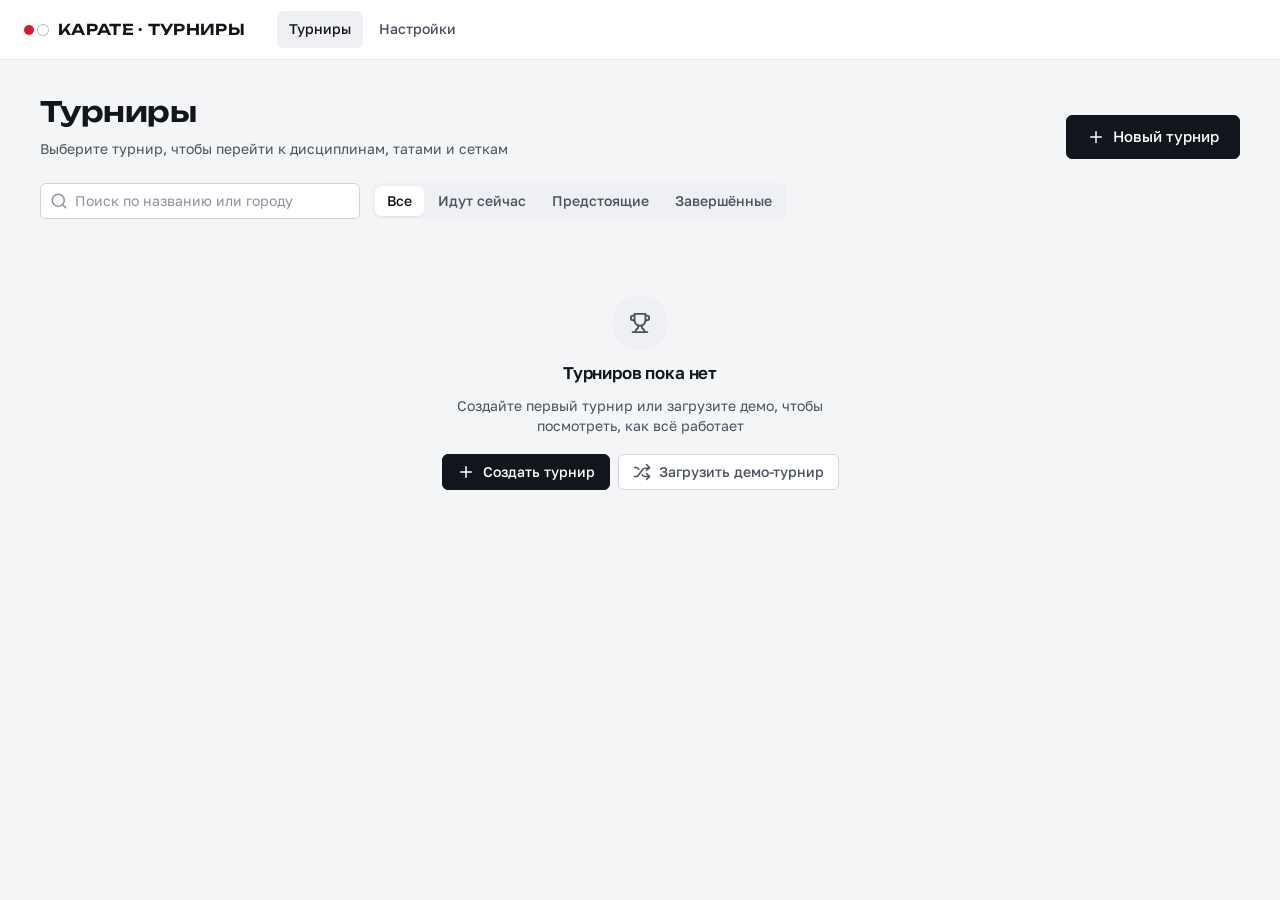
<file: index.html>
<!doctype html>
<html lang="ru">
<head>
<meta charset="utf-8">
<title>Турниры</title>
<link rel="preconnect" href="https://fonts.googleapis.com">
<link href="https://fonts.googleapis.com/css2?family=Golos+Text:wght@400;500;600;700&family=Unbounded:wght@500;600&family=JetBrains+Mono:wght@500;600;700&display=swap" rel="stylesheet">
<link rel="stylesheet" href="css/styles.css">
</head>
<body>

<header class="app-header">
  <a class="brand" href="index.html"><span class="brand-mark"></span>КАРАТЕ · ТУРНИРЫ</a>
  <nav class="nav">
    <a href="index.html" class="active">Турниры</a>
    <a href="settings.html">Настройки</a>
  </nav>
  <div class="header-spacer"></div>
</header>

<main class="page">
  <div class="page-head">
    <div>
      <h1 class="page-title">Турниры</h1>
      <div class="page-sub">Выберите турнир, чтобы перейти к дисциплинам, татами и сеткам</div>
    </div>
    <button class="btn btn-primary btn-lg" id="newBtn"><svg class="icon"><use href="#i-plus"/></svg>Новый турнир</button>
  </div>

  <div class="toolbar">
    <div class="input-wrap">
      <svg class="icon"><use href="#i-search"/></svg>
      <input class="input" id="search" placeholder="Поиск по названию или городу">
    </div>
    <div class="segmented" id="filter">
      <button class="on" data-f="all">Все</button>
      <button data-f="live">Идут сейчас</button>
      <button data-f="soon">Предстоящие</button>
      <button data-f="done">Завершённые</button>
    </div>
  </div>

  <div class="t-grid" id="grid"></div>
</main>

<!-- Выбор: дисциплина → блок и татами -->
<div class="modal-backdrop" id="pick">
  <div class="modal">
    <div class="modal-head">
      <div>
        <h2 id="pickTitle"></h2>
        <p id="pickSub"></p>
      </div>
      <button class="btn btn-ghost btn-icon" data-close aria-label="Закрыть"><svg class="icon"><use href="#i-x"/></svg></button>
    </div>
    <div class="modal-body">
      <div class="steps">
        <div class="step on" id="st1"><i>1</i>Дисциплина</div>
        <span class="sep"></span>
        <div class="step" id="st2"><i>2</i>Блок и татами</div>
      </div>
      <div id="step1"><div class="disc-grid" id="discGrid"></div></div>
      <div id="step2" hidden><div class="block-list" id="blockList"></div></div>
    </div>
    <div class="modal-foot">
      <button class="btn" id="back" style="visibility:hidden"><svg class="icon"><use href="#i-arrow-left"/></svg>Назад</button>
      <div style="display:flex;gap:8px">
        <a class="btn" id="importLink"><svg class="icon"><use href="#i-upload"/></svg>Импорт участников</a>
        <button class="btn btn-accent" id="next">Далее<svg class="icon"><use href="#i-chevron-right"/></svg></button>
      </div>
    </div>
  </div>
</div>

<!-- Создание и редактирование турнира -->
<div class="modal-backdrop" id="tModal">
  <form class="modal" style="width:640px" id="tForm" autocomplete="off">
    <div class="modal-head">
      <div><h2 id="tModalTitle">Новый турнир</h2><p>Участников можно будет загрузить из Excel</p></div>
      <button type="button" class="btn btn-ghost btn-icon" data-close><svg class="icon"><use href="#i-x"/></svg></button>
    </div>
    <div class="modal-body" style="display:flex;flex-direction:column;gap:16px">
      <div class="field"><label>Название</label><input class="input" name="title" required placeholder="Открытый кубок города по карате"></div>
      <div class="field"><label>Место проведения</label><input class="input" name="place" placeholder="Город, спортивный комплекс"></div>
      <div class="form-grid" style="grid-template-columns:1fr 1fr">
        <div class="field"><label>Дата</label><input class="input" type="date" name="date" required></div>
        <div class="field"><label>Страна участников по умолчанию</label><input class="input mono" name="country" maxlength="3" placeholder="KAZ" style="text-transform:uppercase"></div>
      </div>
      <div class="field">
        <label>Обложка</label>
        <div class="cover-pick" id="coverPick"></div>
        <input type="file" accept="image/*" id="coverFile" hidden>
      </div>
    </div>
    <div class="modal-foot">
      <button type="button" class="btn btn-ghost danger-text" id="tDelete"><svg class="icon"><use href="#i-trash"/></svg>Удалить турнир</button>
      <div style="display:flex;gap:8px">
        <button type="button" class="btn" data-close>Отмена</button>
        <button class="btn btn-accent" type="submit"><svg class="icon"><use href="#i-check"/></svg>Сохранить</button>
      </div>
    </div>
  </form>
</div>

<script src="js/core/utils.js"></script>
<script src="js/core/storage.js"></script>
<script src="js/domain/bracket.js"></script>
<script src="js/domain/categories.js"></script>
<script src="js/domain/live.js"></script>
<script src="js/domain/demo.js"></script>
<script src="js/pages/index.js"></script>
<script src="js/core/icons.js"></script>
</body>
</html>
</file>
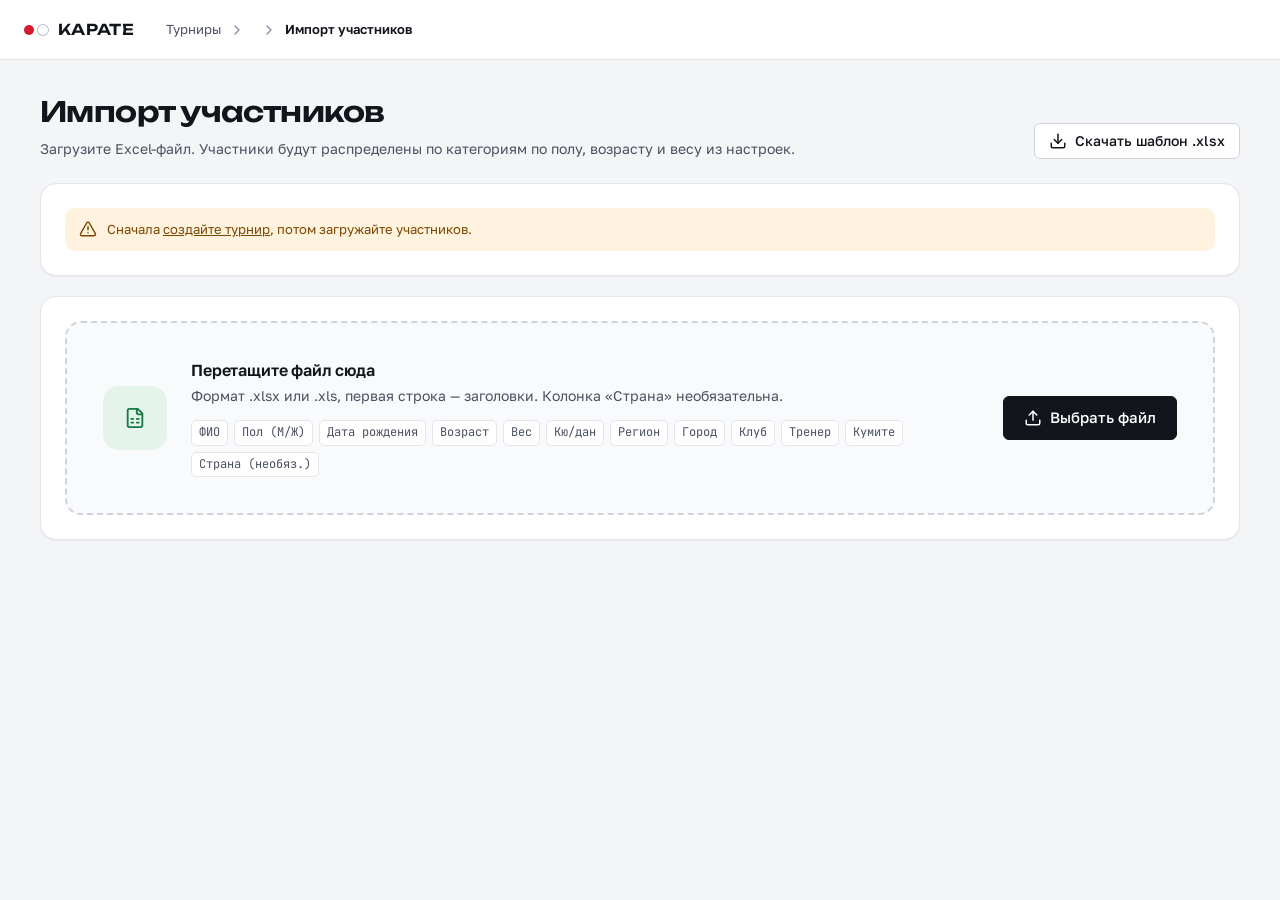
<file: import.html>
<!doctype html>
<html lang="ru">
<head>
<meta charset="utf-8">
<title>Импорт участников</title>
<link rel="preconnect" href="https://fonts.googleapis.com">
<link href="https://fonts.googleapis.com/css2?family=Golos+Text:wght@400;500;600;700&family=Unbounded:wght@500;600&family=JetBrains+Mono:wght@500;600;700&display=swap" rel="stylesheet">
<link rel="stylesheet" href="css/styles.css">
</head>
<body>

<header class="app-header">
  <a class="brand" href="index.html"><span class="brand-mark"></span>КАРАТЕ</a>
  <div class="crumbs">
    <a href="index.html">Турниры</a>
    <svg class="icon icon-sm"><use href="#i-chevron-right"/></svg>
    <span class="crumb-cut" id="crumbT"></span>
    <svg class="icon icon-sm"><use href="#i-chevron-right"/></svg>
    <b>Импорт участников</b>
  </div>
  <div class="header-spacer"></div>
</header>

<main class="page">
  <div class="page-head">
    <div>
      <h1 class="page-title">Импорт участников</h1>
      <div class="page-sub">Загрузите Excel-файл. Участники будут распределены по категориям по полу, возрасту и весу из настроек.</div>
    </div>
    <button class="btn" id="templateBtn"><svg class="icon"><use href="#i-download"/></svg>Скачать шаблон .xlsx</button>
  </div>

  <section class="card panel" id="tPick" hidden>
    <div class="field" style="max-width:480px"><label>Турнир</label><select class="input" id="tSelect"></select></div>
  </section>

  <section class="card panel">
    <label class="dropzone" id="drop">
      <div class="dropzone-icon"><svg class="icon icon-lg"><use href="#i-sheet"/></svg></div>
      <div>
        <h3>Перетащите файл сюда</h3>
        <p>Формат .xlsx или .xls, первая строка — заголовки. Колонка «Страна» необязательна.</p>
        <div class="cols-hint" id="colsHint"></div>
      </div>
      <span class="btn btn-primary btn-lg"><svg class="icon"><use href="#i-upload"/></svg>Выбрать файл</span>
      <input type="file" id="file" accept=".xlsx,.xls,.xlsm,.csv" hidden>
    </label>
  </section>

  <section class="card panel" id="result" hidden>
    <div class="panel-head">
      <div class="file-row" style="flex:1;border:0;padding:0">
        <div class="dropzone-icon"><svg class="icon"><use href="#i-sheet"/></svg></div>
        <div><b id="fileName"></b><span id="fileMeta"></span></div>
        <button class="btn btn-sm btn-ghost" id="clearFile" style="margin-left:auto"><svg class="icon icon-sm"><use href="#i-x"/></svg>Убрать</button>
      </div>
    </div>
    <div class="note warn" id="missing" hidden style="margin-bottom:16px"></div>
    <div class="summary" id="summary"></div>
    <div class="segmented" id="rowFilter" style="margin-bottom:12px">
      <button class="on" data-rf="all">Все строки</button>
      <button data-rf="warn">С предупреждениями</button>
      <button data-rf="err">С ошибками</button>
    </div>
    <div class="table-wrap" style="max-height:460px">
      <table class="data-table">
        <thead id="thead"></thead>
        <tbody id="tbody"></tbody>
      </table>
    </div>
    <div class="note warn" style="margin-top:16px"><svg class="icon"><use href="#i-alert"/></svg><div>Строки с предупреждениями будут импортированы. Строки с ошибками будут пропущены. Повторы (то же ФИО и дата рождения) не добавятся второй раз.</div></div>
  </section>

  <div class="import-actions" id="actions" hidden>
    <label class="check"><input type="checkbox" id="auto" checked>Сразу распределить по категориям кумите и построить первый круг сеток</label>
    <div style="display:flex;gap:8px">
      <a class="btn btn-lg" id="cancelBtn">Отмена</a>
      <button class="btn btn-accent btn-lg" id="importBtn"><svg class="icon"><use href="#i-upload"/></svg><span id="importLabel">Импортировать</span></button>
    </div>
  </div>
</main>

<script src="vendor/xlsx.full.min.js"></script>
<script src="js/core/utils.js"></script>
<script src="js/core/storage.js"></script>
<script src="js/domain/bracket.js"></script>
<script src="js/domain/categories.js"></script>
<script src="js/domain/importer.js"></script>
<script src="js/pages/import.js"></script>
<script src="js/core/icons.js"></script>
</body>
</html>
</file>
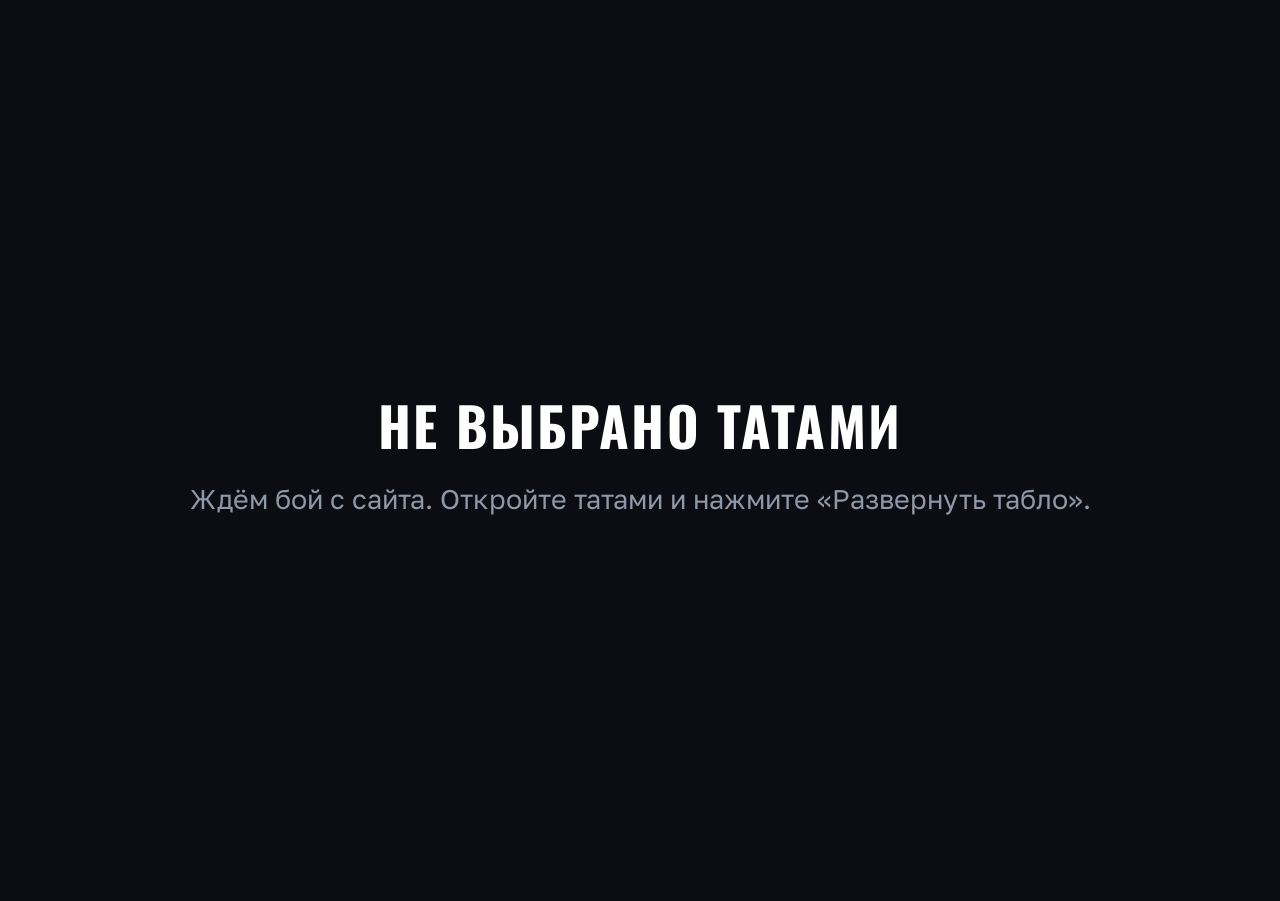
<file: scoreboard.html>
<!doctype html>
<html lang="ru">
<head>
<meta charset="utf-8">
<title>Табло</title>
<link rel="preconnect" href="https://fonts.googleapis.com">
<link href="https://fonts.googleapis.com/css2?family=Golos+Text:wght@500;600;700&family=Oswald:wght@500;600;700&family=JetBrains+Mono:wght@700;800&display=swap" rel="stylesheet">
<link rel="stylesheet" href="css/scoreboard.css">
</head>
<body class="ready no-data">
  <header class="top">
    <div class="fid" id="fid">—</div>
    <div class="cat">
      <span id="round"></span>
      <b id="cat"></b>
    </div>
    <div class="tatami" id="place"></div>
  </header>

  <main class="arena">
    <section class="side aka" id="red">
      <div class="color-tag">Ака · красный</div>
      <div class="cc" id="redCc"></div>
      <div class="name" id="redName"></div>
      <div class="club" id="redClub"></div>
      <div class="win-banner"><svg class="icon"><use href="#i-trophy"/></svg>Победитель</div>
    </section>
    <section class="side shiro" id="white">
      <div class="color-tag">Сиро · белый</div>
      <div class="cc" id="whiteCc"></div>
      <div class="name" id="whiteName"></div>
      <div class="club" id="whiteClub"></div>
      <div class="win-banner"><svg class="icon"><use href="#i-trophy"/></svg>Победитель</div>
    </section>
  </main>

  <footer class="bottom">
    <div class="state" id="state">готов</div>
    <div class="timer" id="timer">0:00</div>
  </footer>

  <div class="waiting"><b id="waitTitle">Табло</b><span>Ждём бой с сайта. Откройте татами и нажмите «Развернуть табло».</span></div>

  <button class="fs" id="fs"><svg class="icon"><use href="#i-maximize"/></svg>Во весь экран <kbd>F</kbd></button>

<script src="js/core/utils.js"></script>
<script src="js/domain/live.js"></script>
<script src="js/pages/scoreboard.js"></script>
<script src="js/core/icons.js"></script>
</body>
</html>
</file>
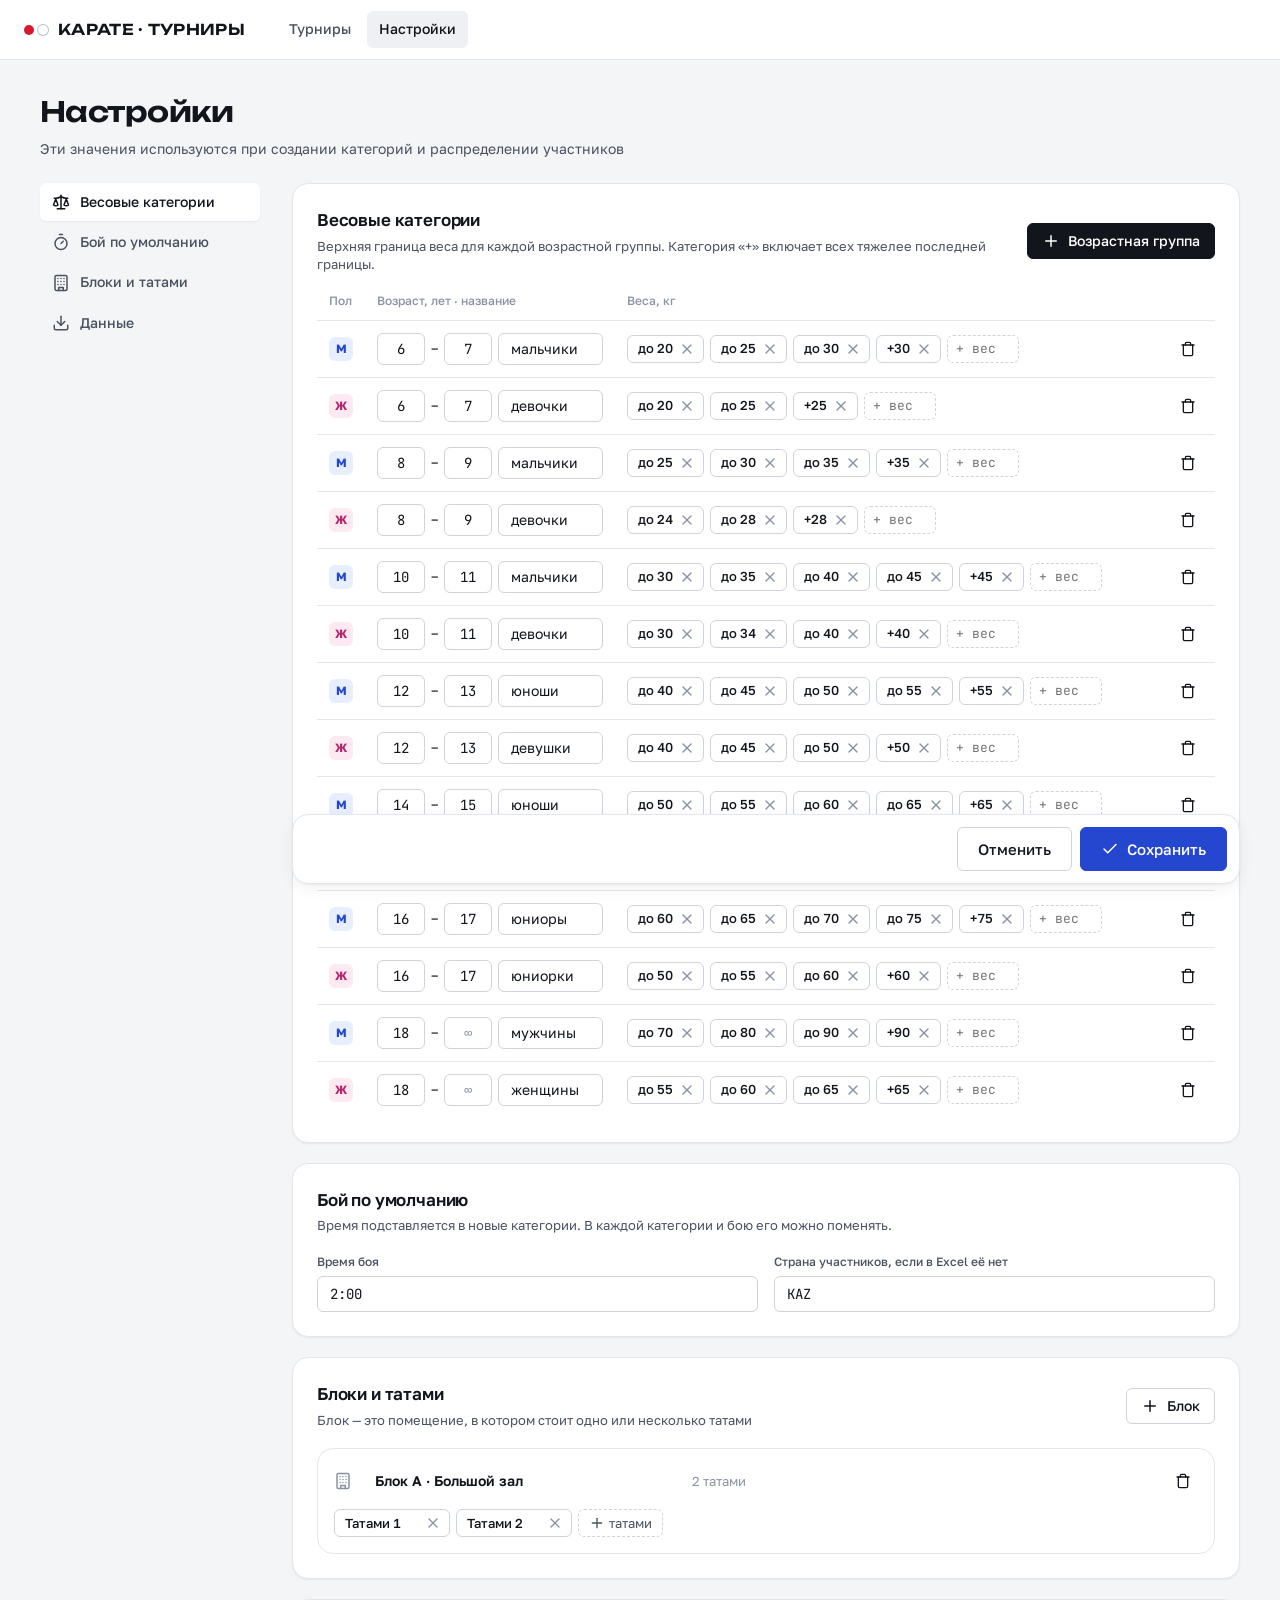
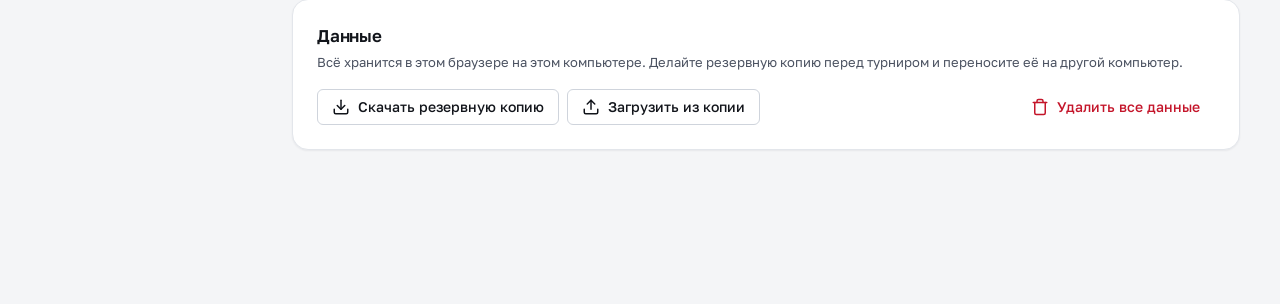
<file: settings.html>
<!doctype html>
<html lang="ru">
<head>
<meta charset="utf-8">
<title>Настройки</title>
<link rel="preconnect" href="https://fonts.googleapis.com">
<link href="https://fonts.googleapis.com/css2?family=Golos+Text:wght@400;500;600;700&family=Unbounded:wght@500;600&family=JetBrains+Mono:wght@500;600;700&display=swap" rel="stylesheet">
<link rel="stylesheet" href="css/styles.css">
</head>
<body>

<header class="app-header">
  <a class="brand" href="index.html"><span class="brand-mark"></span>КАРАТЕ · ТУРНИРЫ</a>
  <nav class="nav">
    <a href="index.html">Турниры</a>
    <a href="settings.html" class="active">Настройки</a>
  </nav>
  <div class="header-spacer"></div>
</header>

<main class="page">
  <div class="page-head">
    <div>
      <h1 class="page-title">Настройки</h1>
      <div class="page-sub">Эти значения используются при создании категорий и распределении участников</div>
    </div>
  </div>

  <div class="settings-layout">
    <nav class="side-nav" id="sideNav">
      <a href="#weights" class="on"><svg class="icon"><use href="#i-scale"/></svg>Весовые категории</a>
      <a href="#timer"><svg class="icon"><use href="#i-timer"/></svg>Бой по умолчанию</a>
      <a href="#places"><svg class="icon"><use href="#i-building"/></svg>Блоки и татами</a>
      <a href="#data"><svg class="icon"><use href="#i-download"/></svg>Данные</a>
    </nav>

    <div>
      <section class="card panel" id="weights">
        <div class="panel-head">
          <div>
            <h2>Весовые категории</h2>
            <p>Верхняя граница веса для каждой возрастной группы. Категория «+» включает всех тяжелее последней границы.</p>
          </div>
          <button class="btn btn-primary" id="addGroup"><svg class="icon"><use href="#i-plus"/></svg>Возрастная группа</button>
        </div>
        <table class="wc-table">
          <thead>
            <tr><th style="width:44px">Пол</th><th style="width:250px">Возраст, лет · название</th><th>Веса, кг</th><th style="width:50px"></th></tr>
          </thead>
          <tbody id="groups"></tbody>
        </table>
      </section>

      <section class="card panel" id="timer">
        <div class="panel-head">
          <div><h2>Бой по умолчанию</h2><p>Время подставляется в новые категории. В каждой категории и бою его можно поменять.</p></div>
        </div>
        <div class="form-grid" style="grid-template-columns:1fr 1fr">
          <div class="field"><label>Время боя</label><input class="input mono" id="fightTime" placeholder="2:00"></div>
          <div class="field"><label>Страна участников, если в Excel её нет</label><input class="input mono" id="country" maxlength="3" style="text-transform:uppercase"></div>
        </div>
      </section>

      <section class="card panel" id="places">
        <div class="panel-head">
          <div><h2>Блоки и татами</h2><p>Блок — это помещение, в котором стоит одно или несколько татами</p></div>
          <button class="btn" id="addBlock"><svg class="icon"><use href="#i-plus"/></svg>Блок</button>
        </div>
        <div class="block-list" id="blocks"></div>
      </section>

      <section class="card panel" id="data">
        <div class="panel-head">
          <div><h2>Данные</h2><p>Всё хранится в этом браузере на этом компьютере. Делайте резервную копию перед турниром и переносите её на другой компьютер.</p></div>
        </div>
        <div style="display:flex;gap:8px;flex-wrap:wrap">
          <button class="btn" id="exportBtn"><svg class="icon"><use href="#i-download"/></svg>Скачать резервную копию</button>
          <button class="btn" id="importBtn"><svg class="icon"><use href="#i-upload"/></svg>Загрузить из копии</button>
          <input type="file" id="importFile" accept=".json,application/json" hidden>
          <button class="btn btn-ghost danger-text" id="resetBtn" style="margin-left:auto"><svg class="icon"><use href="#i-trash"/></svg>Удалить все данные</button>
        </div>
      </section>

      <div class="save-bar" id="saveBar">
        <span id="dirtyNote" class="muted"></span>
        <button class="btn btn-lg" id="cancelBtn">Отменить</button>
        <button class="btn btn-accent btn-lg" id="saveBtn"><svg class="icon"><use href="#i-check"/></svg>Сохранить</button>
      </div>
    </div>
  </div>
</main>

<script src="js/core/utils.js"></script>
<script src="js/core/storage.js"></script>
<script src="js/domain/categories.js"></script>
<script src="js/pages/settings.js"></script>
<script src="js/core/icons.js"></script>
</body>
</html>
</file>
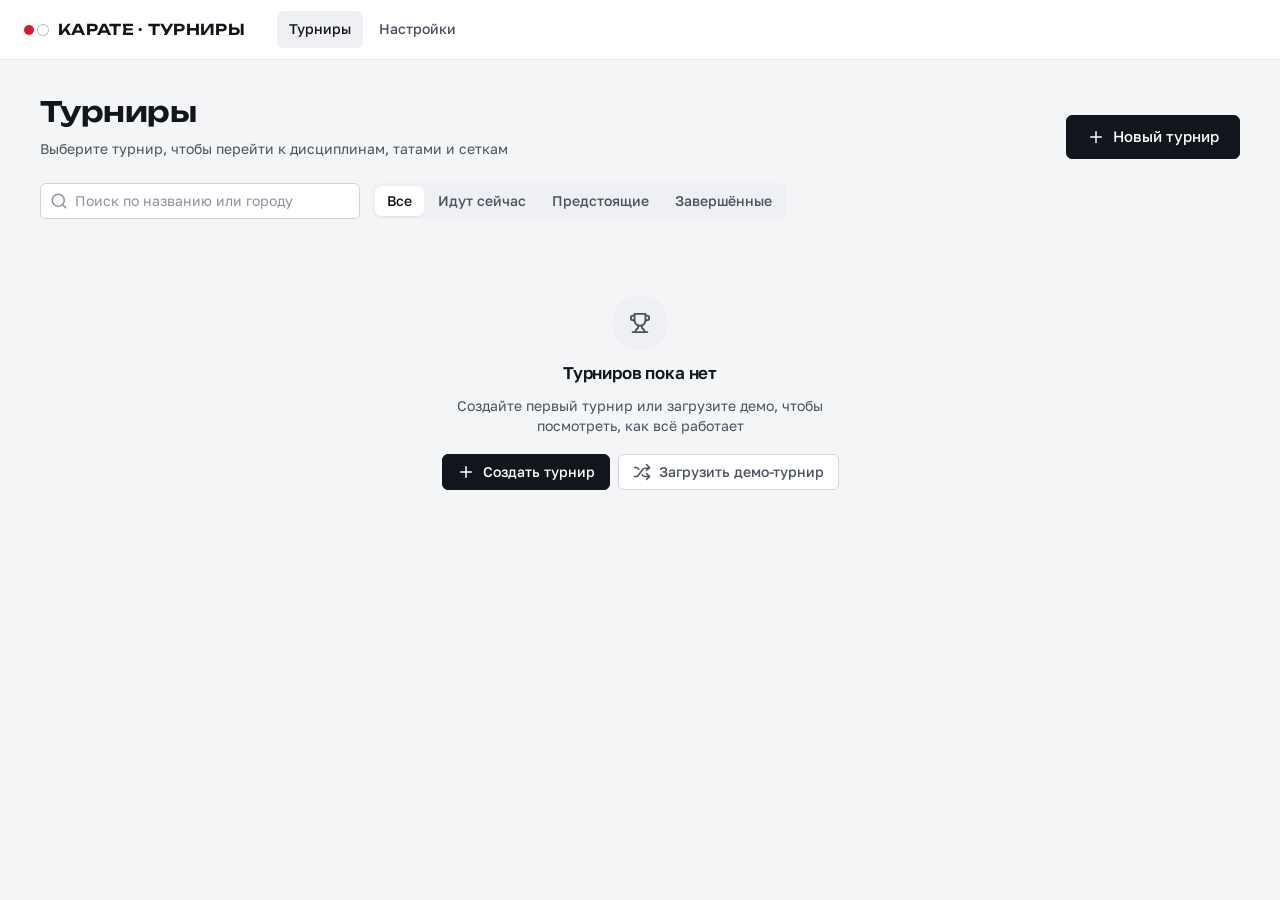
<file: tournament.html>
<!doctype html>
<html lang="ru">
<head>
<meta charset="utf-8">
<title>Татами</title>
<link rel="preconnect" href="https://fonts.googleapis.com">
<link href="https://fonts.googleapis.com/css2?family=Golos+Text:wght@400;500;600;700&family=Unbounded:wght@500;600&family=JetBrains+Mono:wght@500;600;700&display=swap" rel="stylesheet">
<link rel="stylesheet" href="css/styles.css">
</head>
<body class="app-fixed">

<header class="app-header">
  <a class="brand" href="index.html"><span class="brand-mark"></span>КАРАТЕ</a>
  <div class="crumbs">
    <a href="index.html">Турниры</a>
    <svg class="icon icon-sm"><use href="#i-chevron-right"/></svg>
    <span class="crumb-cut" id="crumbTournament"></span>
    <svg class="icon icon-sm"><use href="#i-chevron-right"/></svg>
    <b id="crumbDiscipline"></b>
  </div>
  <button class="ctx-pill" id="tatamiBtn">
    <svg class="icon icon-sm"><use href="#i-building"/></svg><span id="tatamiName"></span>
    <svg class="icon icon-sm"><use href="#i-chevron-down"/></svg>
  </button>
  <div class="header-spacer"></div>
  <a class="btn btn-sm" id="importBtn"><svg class="icon icon-sm"><use href="#i-upload"/></svg>Импорт участников</a>
  <a class="btn btn-sm btn-ghost btn-icon" href="settings.html" title="Настройки"><svg class="icon"><use href="#i-settings"/></svg></a>
</header>

<div class="workspace">

  <!-- ===== Категории ===== -->
  <aside class="sidebar">
    <div class="sidebar-head">
      <div class="row">
        <h3>Категории</h3>
        <button class="btn btn-sm btn-icon" title="Новая категория" id="newCatBtn"><svg class="icon icon-sm"><use href="#i-plus"/></svg></button>
      </div>
      <div class="input-wrap">
        <svg class="icon icon-sm"><use href="#i-search"/></svg>
        <input class="input" id="catSearch" placeholder="Найти категорию">
      </div>
    </div>
    <div class="cat-list" id="catList"></div>
    <div class="sidebar-foot">
      <div class="cat-legend">
        <span><span class="cat-dot live"></span>идёт</span>
        <span><span class="cat-dot started"></span>начата</span>
        <span><span class="cat-dot done"></span>завершена</span>
      </div>
    </div>
  </aside>

  <!-- ===== Сетка ===== -->
  <section class="bracket-area">
    <div class="bracket-toolbar">
      <div style="min-width:0">
        <h2 id="catTitle"></h2>
        <div class="meta" id="catMeta"></div>
      </div>
      <div class="spacer"></div>
      <div class="input-wrap" data-cat-only>
        <svg class="icon icon-sm"><use href="#i-search"/></svg>
        <input class="input" id="qName" placeholder="Поиск по имени">
        <span class="input-count" id="qNameCount"></span>
      </div>
      <div class="input-wrap short" data-cat-only>
        <svg class="icon icon-sm"><use href="#i-hash"/></svg>
        <input class="input" id="qId" placeholder="ID боя: A7" title="Введите ID боя и нажмите Enter">
      </div>
      <button class="btn" id="membersBtn" data-cat-only><svg class="icon icon-sm"><use href="#i-users"/></svg>Участники</button>
      <button class="btn" id="editBtn" data-cat-only title="Поменять участников местами"><svg class="icon icon-sm"><use href="#i-move"/></svg>Править сетку</button>
      <button class="btn btn-icon" id="catMenuBtn" data-cat-only title="Ещё"><svg class="icon"><use href="#i-more"/></svg></button>
    </div>

    <div class="edit-banner" id="editBanner" hidden>
      <svg class="icon"><use href="#i-move"/></svg>
      <span>Нажмите на двух участников, чтобы поменять их местами. Менять можно тех, чей бой ещё не проведён.</span>
      <button class="btn btn-sm btn-accent" id="editDone">Готово</button>
    </div>

    <div class="bracket-scroll" id="bracketScroll">
      <div class="round-heads" id="roundHeads"></div>
      <div class="bracket-canvas" id="bracket"></div>
    </div>

    <div class="bracket-legend">
      <span><i class="legend-sw" style="background:var(--aka)"></i>Красный (ака)</span>
      <span><i class="legend-sw" style="background:#fff;box-shadow:inset 0 0 0 1px var(--shiro-edge)"></i>Белый (сиро)</span>
      <span><i class="legend-sw" style="background:var(--success-soft);box-shadow:inset 0 0 0 1px #9fd8b8"></i>Победитель</span>
      <span style="margin-left:auto" class="muted">Наведите на участника, чтобы отметить победителя · Пробел — старт/перерыв · ← → — бои</span>
    </div>
  </section>

  <!-- ===== Управление боем ===== -->
  <aside class="control">
    <div class="control-sec">
      <h3>Бой</h3>
      <div class="switcher">
        <button class="btn btn-icon" id="prev" title="Предыдущий бой"><svg class="icon icon-lg"><use href="#i-chevron-left"/></svg></button>
        <label class="switcher-num"><span id="fightLetter">A</span><input id="fightNum" inputmode="numeric" autocomplete="off"></label>
        <button class="btn btn-icon" id="nextF" title="Следующий бой"><svg class="icon icon-lg"><use href="#i-chevron-right"/></svg></button>
      </div>
    </div>

    <div class="control-sec">
      <h3><span id="roundName"></span><span class="badge badge-live" id="liveBadge" hidden>идёт бой</span></h3>
      <div class="versus">
        <div class="vs-card aka" id="redCard">
          <span class="vs-chip"></span>
          <div class="vs-info"><div class="vs-name" id="redName">—</div><div class="vs-sub" id="redSub"></div></div>
          <span class="cc" id="redCc"></span>
        </div>
        <div class="vs-sep">VS</div>
        <div class="vs-card shiro" id="whiteCard">
          <span class="vs-chip"></span>
          <div class="vs-info"><div class="vs-name" id="whiteName">—</div><div class="vs-sub" id="whiteSub"></div></div>
          <span class="cc" id="whiteCc"></span>
        </div>
      </div>
    </div>

    <div class="control-sec">
      <div class="timer-box" id="timerBox">
        <div class="lbl"><span>Таймер</span><span id="timerState">готов</span></div>
        <div class="timer" id="timer">2:00</div>
        <div class="timer-set" id="presets"></div>
      </div>
      <div class="ctrl-btns">
        <button class="btn btn-start" id="start"><svg class="icon"><use href="#i-play"/></svg>Старт</button>
        <button class="btn btn-pause" id="pause"><svg class="icon"><use href="#i-pause"/></svg>Перерыв</button>
        <button class="btn full" id="reset"><svg class="icon icon-sm"><use href="#i-rotate-ccw"/></svg>Сбросить таймер</button>
      </div>
    </div>

    <div class="control-sec">
      <h3>Табло <span class="screen-status" id="screenStatus">не открыто</span></h3>
      <div class="scoreboard-cta">
        <svg class="icon icon-lg" style="color:var(--text-2)"><use href="#i-monitor"/></svg>
        <div class="txt"><b>Отдельное окно для ТВ</b>Перетащите его на второй экран и нажмите F, чтобы развернуть на весь экран</div>
      </div>
      <button class="btn btn-primary btn-lg" style="width:100%;margin-top:10px" id="openBoard"><svg class="icon"><use href="#i-maximize"/></svg>Развернуть табло</button>
    </div>

    <div class="control-sec" style="border-bottom:0">
      <h3>Следующие бои</h3>
      <div class="queue" id="queue"></div>
    </div>
  </aside>
</div>

<!-- Новая категория / изменение -->
<div class="modal-backdrop" id="catModal">
  <form class="modal" style="width:640px" id="catForm" autocomplete="off">
    <div class="modal-head">
      <div><h2 id="catModalTitle">Новая категория</h2><p>Название задаётся вручную, фильтры подбирают участников</p></div>
      <button type="button" class="btn btn-ghost btn-icon" data-close><svg class="icon"><use href="#i-x"/></svg></button>
    </div>
    <div class="modal-body" style="display:flex;flex-direction:column;gap:16px">
      <div class="field"><label>Название</label><input class="input" name="name" required></div>
      <div class="form-grid">
        <div class="field"><label>Дисциплина</label><select class="input" name="discipline"><option value="kumite">Кумите</option><option value="kata">Ката</option></select></div>
        <div class="field"><label>Пол</label><select class="input" name="sex"><option value="">Любой</option><option value="M">Мужской</option><option value="F">Женский</option></select></div>
        <div class="field"><label>Возраст</label><select class="input" name="age"></select></div>
      </div>
      <div class="form-grid">
        <div class="field"><label>Вес</label><select class="input" name="weight"></select></div>
        <div class="field"><label>Татами</label><select class="input" name="tatami"></select></div>
        <div class="field"><label>Время боя</label><input class="input mono" name="time" placeholder="2:00"></div>
      </div>
      <div class="note" id="catHint"></div>
    </div>
    <div class="modal-foot">
      <button type="button" class="btn" data-close>Отмена</button>
      <button class="btn btn-accent" type="submit" id="catSubmit"></button>
    </div>
  </form>
</div>

<!-- Участники категории -->
<div class="modal-backdrop" id="membersModal">
  <div class="modal" style="width:820px">
    <div class="modal-head">
      <div><h2>Участники категории</h2><p id="memTitle"></p></div>
      <button type="button" class="btn btn-ghost btn-icon" data-close><svg class="icon"><use href="#i-x"/></svg></button>
    </div>
    <div class="modal-body" style="padding-bottom:0">
      <div style="display:flex;gap:12px;align-items:center;margin-bottom:12px">
        <div class="input-wrap" style="flex:1">
          <svg class="icon icon-sm"><use href="#i-search"/></svg>
          <input class="input" id="memSearch" placeholder="Поиск по ФИО или клубу">
        </div>
        <div class="segmented" id="memScope">
          <button class="on" data-scope="match">Подходят</button>
          <button data-scope="in">В категории</button>
          <button data-scope="all">Все в турнире</button>
        </div>
      </div>
      <div class="mem-list" id="memList"></div>
      <form class="add-form" id="addForm" hidden autocomplete="off">
        <input class="input" name="fio" placeholder="Фамилия Имя">
        <select class="input" name="sex"><option value="M">М</option><option value="F">Ж</option></select>
        <input class="input" type="date" name="birth" title="Дата рождения">
        <input class="input" name="weight" placeholder="Вес, кг">
        <input class="input" name="club" placeholder="Клуб">
        <input class="input mono" name="country" placeholder="KAZ" maxlength="3">
        <button class="btn btn-accent" type="submit"><svg class="icon icon-sm"><use href="#i-check"/></svg>Добавить</button>
      </form>
    </div>
    <div class="modal-foot">
      <div style="display:flex;gap:12px;align-items:center">
        <button type="button" class="btn" id="addToggle"><svg class="icon icon-sm"><use href="#i-plus"/></svg>Новый участник</button>
        <span class="muted" id="memCount"></span>
      </div>
      <div style="display:flex;gap:8px">
        <button type="button" class="btn" data-close>Отмена</button>
        <button type="button" class="btn btn-accent" id="memSave"><svg class="icon"><use href="#i-check"/></svg>Сохранить и построить сетку</button>
      </div>
    </div>
  </div>
</div>

<script src="js/core/utils.js"></script>
<script src="js/core/storage.js"></script>
<script src="js/domain/bracket.js"></script>
<script src="js/domain/categories.js"></script>
<script src="js/domain/live.js"></script>
<script src="js/pages/tournament/context.js"></script>
<script src="js/pages/tournament/sidebar.js"></script>
<script src="js/pages/tournament/bracket-view.js"></script>
<script src="js/pages/tournament/control.js"></script>
<script src="js/pages/tournament/category-modal.js"></script>
<script src="js/pages/tournament.js"></script>
<script src="js/core/icons.js"></script>
</body>
</html>
</file>
<file: css/styles.css>
/* =========================================================
   Карате · дизайн-система (светлая тема, десктоп)
   ========================================================= */

:root {
  /* Поверхности */
  --bg: #f4f5f7;
  --surface: #ffffff;
  --surface-2: #f9fafb;
  --surface-3: #eef0f3;
  --border: #e3e6eb;
  --border-strong: #cfd4dc;

  /* Текст */
  --text: #12151b;
  --text-2: #4a5160;
  --text-3: #8a92a1;

  /* Акцент интерфейса (выбор, ссылки, фокус) */
  --accent: #2547d0;
  --accent-hover: #1c39ad;
  --accent-soft: #e9eefc;

  /* Цвета участников */
  --aka: #d7192f;          /* красный */
  --aka-soft: #fdecee;
  --shiro: #ffffff;        /* белый */
  --shiro-edge: #b9c0cc;

  /* Состояния */
  --success: #138a4b;
  --success-soft: #e5f5ec;
  --warning: #b86a00;
  --warning-soft: #fff3df;
  --danger: #c4152a;
  --danger-soft: #fdecee;

  /* Типографика */
  --font: "Golos Text", system-ui, -apple-system, "Segoe UI", sans-serif;
  --font-display: "Unbounded", "Golos Text", system-ui, sans-serif;
  --font-mono: "JetBrains Mono", ui-monospace, Consolas, monospace;

  /* Радиусы, тени */
  --r-sm: 6px;
  --r: 10px;
  --r-lg: 16px;
  --shadow-sm: 0 1px 2px rgba(18, 21, 27, .06);
  --shadow: 0 1px 2px rgba(18, 21, 27, .05), 0 4px 16px rgba(18, 21, 27, .06);
  --shadow-lg: 0 12px 40px rgba(18, 21, 27, .16);

  --header-h: 60px;
}

* { box-sizing: border-box; }
html, body { margin: 0; }
body {
  font-family: var(--font);
  font-size: 14px;
  line-height: 1.45;
  color: var(--text);
  background: var(--bg);
  min-width: 1280px;
  -webkit-font-smoothing: antialiased;
}
h1, h2, h3, h4 { margin: 0; font-weight: 600; letter-spacing: -.01em; }
a { color: inherit; text-decoration: none; }
button, input, select { font: inherit; color: inherit; }
.icon { width: 18px; height: 18px; flex: none; stroke: currentColor; fill: none; stroke-width: 2; stroke-linecap: round; stroke-linejoin: round; }
.icon-sm { width: 16px; height: 16px; }
.icon-lg { width: 22px; height: 22px; }
.muted { color: var(--text-3); }
.mono { font-family: var(--font-mono); }

/* ---------- Шапка ---------- */
.app-header {
  height: var(--header-h);
  background: var(--surface);
  border-bottom: 1px solid var(--border);
  display: flex; align-items: center; gap: 32px;
  padding: 0 24px;
  position: sticky; top: 0; z-index: 20;
}
.brand { font-family: var(--font-display); font-weight: 600; font-size: 15px; letter-spacing: .02em; display: flex; align-items: center; gap: 10px; }
.brand-mark { width: 10px; height: 10px; border-radius: 50%; background: var(--aka); box-shadow: 14px 0 0 0 var(--shiro), 14px 0 0 1px var(--shiro-edge); margin-right: 14px; }
.nav { display: flex; gap: 4px; }
.nav a { padding: 8px 12px; border-radius: var(--r-sm); color: var(--text-2); font-weight: 500; }
.nav a:hover { background: var(--surface-3); color: var(--text); }
.nav a.active { background: var(--surface-3); color: var(--text); }
.header-spacer { flex: 1; }

/* ---------- Кнопки ---------- */
.btn {
  display: inline-flex; align-items: center; justify-content: center; gap: 8px;
  height: 36px; padding: 0 14px;
  border-radius: var(--r-sm);
  border: 1px solid var(--border-strong);
  background: var(--surface);
  font-weight: 500; cursor: pointer; white-space: nowrap;
  transition: background .12s, border-color .12s, box-shadow .12s;
}
.btn:hover { background: var(--surface-2); border-color: var(--text-3); }
.btn:focus-visible, .input:focus-visible { outline: 2px solid var(--accent); outline-offset: 2px; }
.btn-primary { background: var(--text); border-color: var(--text); color: #fff; }
.btn-primary:hover { background: #2a2f39; border-color: #2a2f39; }
.btn-accent { background: var(--accent); border-color: var(--accent); color: #fff; }
.btn-accent:hover { background: var(--accent-hover); border-color: var(--accent-hover); }
.btn-start { background: var(--success); border-color: var(--success); color: #fff; }
.btn-start:hover { background: #0f7540; border-color: #0f7540; }
.btn-pause { background: var(--warning-soft); border-color: #f0c98a; color: #8a4f00; }
.btn-pause:hover { background: #ffe9c4; border-color: #e2b05f; }
.btn-ghost { border-color: transparent; background: transparent; }
.btn-ghost:hover { background: var(--surface-3); border-color: transparent; }
.btn-lg { height: 44px; padding: 0 20px; font-size: 15px; }
.btn-sm { height: 30px; padding: 0 10px; font-size: 13px; }
.btn-icon { width: 36px; padding: 0; }
.btn-sm.btn-icon { width: 30px; }

/* ---------- Поля ---------- */
.input {
  height: 36px; padding: 0 12px;
  border: 1px solid var(--border-strong); border-radius: var(--r-sm);
  background: var(--surface); width: 100%;
}
.input::placeholder { color: var(--text-3); }
.input-wrap { position: relative; display: flex; align-items: center; }
.input-wrap > .icon { position: absolute; left: 10px; color: var(--text-3); pointer-events: none; }
.input-wrap > .input { padding-left: 34px; }
.field { display: flex; flex-direction: column; gap: 6px; }
.field label { font-size: 12px; font-weight: 500; color: var(--text-2); }
select.input { appearance: none; background-image: url("data:image/svg+xml,%3Csvg xmlns='http://www.w3.org/2000/svg' width='16' height='16' fill='none' stroke='%238a92a1' stroke-width='2' stroke-linecap='round' stroke-linejoin='round'%3E%3Cpath d='m4 6 4 4 4-4'/%3E%3C/svg%3E"); background-repeat: no-repeat; background-position: right 10px center; padding-right: 32px; }

/* ---------- Мелочи ---------- */
.badge { display: inline-flex; align-items: center; gap: 4px; height: 22px; padding: 0 8px; border-radius: 999px; font-size: 12px; font-weight: 500; background: var(--surface-3); color: var(--text-2); }
.badge-live { background: var(--danger-soft); color: var(--danger); }
.badge-live::before { content: ""; width: 6px; height: 6px; border-radius: 50%; background: currentColor; animation: pulse 1.4s infinite; }
.badge-ok { background: var(--success-soft); color: var(--success); }
.badge-soon { background: var(--accent-soft); color: var(--accent); }
@keyframes pulse { 50% { opacity: .25; } }

.card { background: var(--surface); border: 1px solid var(--border); border-radius: var(--r-lg); box-shadow: var(--shadow-sm); }
.page { max-width: 1320px; margin: 0 auto; padding: 32px 40px 64px; }
.page-head { display: flex; align-items: flex-end; justify-content: space-between; gap: 24px; margin-bottom: 24px; }
.page-title { font-family: var(--font-display); font-size: 28px; font-weight: 600; letter-spacing: -.02em; }
.page-sub { color: var(--text-2); margin-top: 6px; }

/* Флаг-метка страны */
.cc { display: inline-flex; align-items: center; height: 20px; padding: 0 6px; border-radius: 4px; font-family: var(--font-mono); font-size: 11px; font-weight: 600; letter-spacing: .04em; background: var(--surface-3); color: var(--text-2); }

/* Сегментированный переключатель */
.segmented { display: inline-flex; padding: 3px; background: var(--surface-3); border-radius: 8px; gap: 2px; }
.segmented button { border: 0; background: transparent; height: 30px; padding: 0 12px; border-radius: 6px; font-weight: 500; color: var(--text-2); cursor: pointer; }
.segmented button.on { background: var(--surface); color: var(--text); box-shadow: var(--shadow-sm); }

/* =========================================================
   Список турниров
   ========================================================= */
.toolbar { display: flex; gap: 12px; align-items: center; margin-bottom: 20px; }
.toolbar .input-wrap { width: 320px; }
.t-grid { display: grid; grid-template-columns: repeat(3, 1fr); gap: 20px; }
.t-card { overflow: hidden; cursor: pointer; transition: transform .15s, box-shadow .15s; display: flex; flex-direction: column; }
.t-card:hover { transform: translateY(-2px); box-shadow: var(--shadow); }
.t-cover { height: 168px; position: relative; overflow: hidden; background: #1b1f27; }
.t-cover img { width: 100%; height: 100%; object-fit: cover; display: block; }
.t-cover .badge { position: absolute; top: 12px; left: 12px; background: rgba(255,255,255,.92); }
.t-cover .badge-live { background: #fff; }
.t-body { padding: 16px 18px 18px; display: flex; flex-direction: column; gap: 14px; flex: 1; }
.t-title { font-size: 16px; font-weight: 600; line-height: 1.3; }
.t-place { color: var(--text-3); font-size: 13px; margin-top: 4px; display: flex; align-items: center; gap: 6px; }
.t-stats { display: grid; grid-template-columns: repeat(3, 1fr); border-top: 1px solid var(--border); padding-top: 14px; margin-top: auto; }
.t-stat { display: flex; flex-direction: column; gap: 2px; }
.t-stat + .t-stat { padding-left: 14px; border-left: 1px solid var(--border); }
.t-stat b { font-size: 18px; font-weight: 600; font-variant-numeric: tabular-nums; }
.t-stat span { font-size: 12px; color: var(--text-3); }
.t-card.t-new { border: 1.5px dashed var(--border-strong); background: transparent; box-shadow: none; align-items: center; justify-content: center; color: var(--text-2); gap: 10px; min-height: 340px; }
.t-card.t-new:hover { border-color: var(--accent); color: var(--accent); background: var(--surface); }
.t-new-icon { width: 48px; height: 48px; border-radius: 50%; background: var(--surface-3); display: grid; place-items: center; }

/* ---------- Модальное окно ---------- */
.modal-backdrop { position: fixed; inset: 0; background: rgba(18,21,27,.45); backdrop-filter: blur(2px); display: none; align-items: center; justify-content: center; z-index: 100; padding: 40px; }
.modal-backdrop.open { display: flex; }
.modal { width: 720px; max-height: 100%; overflow: auto; background: var(--surface); border-radius: 20px; box-shadow: var(--shadow-lg); }
.modal-head { display: flex; align-items: flex-start; gap: 16px; padding: 22px 24px 18px; border-bottom: 1px solid var(--border); }
.modal-head h2 { font-size: 18px; }
.modal-head p { margin: 4px 0 0; color: var(--text-2); }
.modal-head .btn { margin-left: auto; }
.modal-body { padding: 22px 24px; }
.modal-foot { display: flex; justify-content: space-between; align-items: center; gap: 12px; padding: 16px 24px; border-top: 1px solid var(--border); background: var(--surface-2); border-radius: 0 0 20px 20px; }

.steps { display: flex; gap: 8px; align-items: center; font-size: 13px; color: var(--text-3); margin-bottom: 18px; }
.steps .step { display: flex; align-items: center; gap: 8px; }
.steps .step i { font-style: normal; width: 22px; height: 22px; border-radius: 50%; display: grid; place-items: center; background: var(--surface-3); font-size: 12px; font-weight: 600; }
.steps .step.on { color: var(--text); font-weight: 500; }
.steps .step.on i { background: var(--text); color: #fff; }
.steps .step.done i { background: var(--success); color: #fff; }
.steps .sep { width: 24px; height: 1px; background: var(--border-strong); }

.disc-grid { display: grid; grid-template-columns: 1fr 1fr; gap: 16px; }
.disc { border: 1.5px solid var(--border); border-radius: var(--r-lg); padding: 20px; cursor: pointer; display: flex; flex-direction: column; gap: 14px; transition: border-color .12s, background .12s; background: var(--surface); text-align: left; }
.disc:hover { border-color: var(--text-3); }
.disc.on { border-color: var(--accent); background: var(--accent-soft); }
.disc-icon { width: 48px; height: 48px; border-radius: 12px; display: grid; place-items: center; background: var(--surface-3); }
.disc.on .disc-icon { background: #fff; color: var(--accent); }
.disc h3 { font-family: var(--font-display); font-size: 20px; }
.disc p { margin: 0; color: var(--text-2); font-size: 13px; }
.disc-meta { display: flex; gap: 16px; font-size: 13px; color: var(--text-2); }
.disc-meta b { color: var(--text); }

.block-list { display: flex; flex-direction: column; gap: 14px; }
.block { border: 1px solid var(--border); border-radius: var(--r-lg); padding: 16px; }
.block-head { display: flex; align-items: center; gap: 10px; margin-bottom: 12px; }
.block-head h4 { font-size: 15px; }
.block-head span { color: var(--text-3); font-size: 13px; }
.tatami-row { display: grid; grid-template-columns: repeat(3, 1fr); gap: 10px; }
.tatami { border: 1.5px solid var(--border); border-radius: var(--r); padding: 12px 14px; cursor: pointer; background: var(--surface); text-align: left; display: flex; flex-direction: column; gap: 6px; }
.tatami:hover { border-color: var(--text-3); }
.tatami.on { border-color: var(--accent); background: var(--accent-soft); }
.tatami-name { display: flex; align-items: center; justify-content: space-between; font-weight: 600; }
.tatami small { color: var(--text-2); font-size: 12px; }
.tatami .bar { height: 4px; border-radius: 2px; background: var(--surface-3); overflow: hidden; }
.tatami .bar i { display: block; height: 100%; background: var(--success); }

/* =========================================================
   Экран турнира
   ========================================================= */
.workspace { display: grid; grid-template-columns: 280px 1fr 340px; height: calc(100vh - var(--header-h)); }
.crumbs { display: flex; align-items: center; gap: 8px; color: var(--text-2); font-size: 13px; }
.crumbs b { color: var(--text); font-weight: 600; }
.crumbs .icon { color: var(--text-3); }
.ctx-pill { display: inline-flex; align-items: center; gap: 6px; height: 30px; padding: 0 10px; border-radius: 999px; background: var(--surface-3); font-size: 13px; font-weight: 500; }

/* Боковая панель категорий */
.sidebar { background: var(--surface); border-right: 1px solid var(--border); display: flex; flex-direction: column; min-height: 0; }
.sidebar-head { padding: 16px 16px 12px; display: flex; flex-direction: column; gap: 12px; border-bottom: 1px solid var(--border); }
.sidebar-head .row { display: flex; align-items: center; justify-content: space-between; }
.sidebar-head h3 { font-size: 13px; text-transform: uppercase; letter-spacing: .06em; color: var(--text-2); }
.cat-list { overflow: auto; padding: 8px; flex: 1; }
.cat-group { font-size: 11px; text-transform: uppercase; letter-spacing: .06em; color: var(--text-3); padding: 14px 10px 6px; font-weight: 600; }
.cat { display: flex; align-items: center; gap: 10px; padding: 9px 10px; border-radius: var(--r-sm); cursor: pointer; }
.cat:hover { background: var(--surface-2); }
.cat.on { background: var(--accent-soft); }
.cat.on .cat-name { color: var(--accent); }
.cat-name { flex: 1; font-weight: 500; font-size: 13px; line-height: 1.3; }
.cat-count { font-size: 12px; color: var(--text-3); font-variant-numeric: tabular-nums; }
.cat-dot { width: 8px; height: 8px; border-radius: 50%; background: var(--border-strong); flex: none; }
.cat-dot.live { background: var(--danger); box-shadow: 0 0 0 3px var(--danger-soft); }
.cat-dot.done { background: var(--success); }
.sidebar-foot { padding: 12px 16px; border-top: 1px solid var(--border); display: flex; flex-direction: column; gap: 8px; }
.sidebar-foot .btn { width: 100%; justify-content: flex-start; }

/* Центр: сетка */
.bracket-area { display: flex; flex-direction: column; min-width: 0; min-height: 0; }
.bracket-toolbar { display: flex; align-items: center; gap: 12px; padding: 14px 24px; background: var(--surface); border-bottom: 1px solid var(--border); }
.bracket-toolbar h2 { font-size: 17px; }
.bracket-toolbar .meta { color: var(--text-3); font-size: 13px; }
.bracket-toolbar .spacer { flex: 1; }
.bracket-toolbar .input-wrap { width: 220px; }
.bracket-toolbar .input-wrap.short { width: 150px; }
.bracket-scroll { flex: 1; overflow: auto; padding: 24px 32px 40px;
  background-image: radial-gradient(circle, #dfe2e8 1px, transparent 1px); background-size: 20px 20px; }



.fight { background: var(--surface); border: 1px solid var(--border); border-radius: var(--r); box-shadow: var(--shadow-sm); position: absolute; width: 264px; cursor: pointer; }
.fight-id { position: absolute; left: -1px; top: -10px; height: 20px; padding: 0 7px; border-radius: 6px; background: var(--text); color: #fff; font-family: var(--font-mono); font-size: 11px; font-weight: 600; display: flex; align-items: center; z-index: 1; }
.fight.current { border-color: var(--accent); box-shadow: 0 0 0 3px var(--accent-soft); }
.fight.current .fight-id { background: var(--accent); }
.fight.found { box-shadow: 0 0 0 3px #ffe08a; border-color: #e0b100; }
.fight-live { position: absolute; right: 8px; top: -10px; }
.fighter { display: flex; align-items: center; gap: 8px; height: 36px; padding: 0 8px 0 0; position: relative; }
.fighter + .fighter { border-top: 1px solid var(--border); }
.fighter .belt { width: 5px; align-self: stretch; flex: none; }
.fighter.aka .belt { background: var(--aka); }
.fighter.shiro .belt { background: var(--shiro); box-shadow: inset 0 0 0 1px var(--shiro-edge); }
.fighter:first-child .belt { border-top-left-radius: 9px; }
.fighter:last-child .belt { border-bottom-left-radius: 9px; }
.fighter .name { flex: 1; min-width: 0; white-space: nowrap; overflow: hidden; text-overflow: ellipsis; font-size: 13px; font-weight: 500; }
.fighter .w { font-size: 12px; color: var(--text-3); font-variant-numeric: tabular-nums; }
.fighter.empty .name { color: var(--text-3); font-weight: 400; font-style: italic; }
.fighter.lost .name { color: var(--text-3); }
.fighter.lost .cc { opacity: .5; }
.fighter.won { background: var(--success-soft); }
.fighter.won .name { font-weight: 600; }
.fighter .win-mark { color: var(--success); display: none; }
.fighter.won .win-mark { display: block; }
.fighter.hl .name { background: #ffe9a0; border-radius: 3px; }
/* кнопка выбора победителя при наведении */
.pick-winner { position: absolute; right: 6px; top: 50%; transform: translateY(-50%); height: 26px; padding: 0 8px; border-radius: 6px; border: 1px solid var(--success); background: var(--success); color: #fff; font-size: 12px; font-weight: 600; display: none; align-items: center; gap: 4px; cursor: pointer; box-shadow: var(--shadow); }
.fight.pickable .fighter:not(.empty):hover .pick-winner { display: inline-flex; }
.fight.pickable .fighter:not(.empty):hover { background: var(--surface-2); }
.fighter.bye-note { height: auto; padding: 6px 10px; font-size: 12px; color: var(--text-3); }

.bracket-legend { display: flex; gap: 18px; align-items: center; font-size: 12px; color: var(--text-2); padding: 10px 24px; border-top: 1px solid var(--border); background: var(--surface); }
.legend-sw { width: 12px; height: 12px; border-radius: 3px; display: inline-block; vertical-align: -2px; margin-right: 6px; }

/* Правая панель: управление боем */
.control { background: var(--surface); border-left: 1px solid var(--border); display: flex; flex-direction: column; min-height: 0; overflow: auto; }
.control-sec { padding: 14px 20px; border-bottom: 1px solid var(--border); }
.control-sec h3 { font-size: 12px; text-transform: uppercase; letter-spacing: .06em; color: var(--text-2); margin-bottom: 12px; display: flex; align-items: center; justify-content: space-between; }

.switcher { display: flex; align-items: stretch; gap: 8px; }
.switcher .btn { height: 48px; width: 48px; }
.switcher-num { flex: 1; display: flex; align-items: center; border: 1px solid var(--border-strong); border-radius: var(--r-sm); overflow: hidden; }
.switcher-num span { padding: 0 12px; height: 100%; display: grid; place-items: center; background: var(--surface-3); font-family: var(--font-mono); font-weight: 600; font-size: 18px; color: var(--text-2); border-right: 1px solid var(--border); }
.switcher-num input { border: 0; outline: 0; width: 100%; height: 100%; padding: 0 12px; font-family: var(--font-mono); font-size: 22px; font-weight: 600; text-align: center; background: transparent; }

.versus { display: flex; flex-direction: column; gap: 8px; }
.vs-card { display: flex; align-items: center; gap: 12px; padding: 12px; border-radius: var(--r); border: 1px solid var(--border); }
.vs-card.aka { background: var(--aka-soft); border-color: #f5c2c8; }
.vs-card.shiro { background: #fff; border-color: var(--shiro-edge); }
.vs-chip { width: 34px; height: 34px; border-radius: 8px; flex: none; }
.vs-card.aka .vs-chip { background: var(--aka); }
.vs-card.shiro .vs-chip { background: #fff; box-shadow: inset 0 0 0 1.5px var(--shiro-edge); }
.vs-info { flex: 1; min-width: 0; }
.vs-name { font-weight: 600; font-size: 14px; }
.vs-sub { font-size: 12px; color: var(--text-2); }
.vs-sep { text-align: center; font-family: var(--font-display); font-size: 11px; color: var(--text-3); letter-spacing: .1em; }

.timer-box { border-radius: var(--r-lg); background: #12151b; color: #fff; padding: 18px 20px; display: flex; flex-direction: column; gap: 4px; }
.timer-box .lbl { font-size: 12px; color: #9aa3b2; display: flex; justify-content: space-between; align-items: center; }
.timer { font-family: var(--font-mono); font-size: 64px; font-weight: 600; line-height: 1; letter-spacing: -.02em; font-variant-numeric: tabular-nums; }
.timer-box.running .timer { color: #4ade80; }
.timer-box.paused .timer { color: #fbbf24; }
.timer-box.over .timer { color: #f87171; }
.timer-set { display: flex; gap: 6px; margin-top: 10px; }
.timer-set button { flex: 1; height: 28px; border-radius: 6px; border: 1px solid #2e3440; background: transparent; color: #c5ccd8; font-size: 12px; cursor: pointer; }
.timer-set button:hover { background: #222833; }
.timer-set button.on { background: #fff; color: #12151b; border-color: #fff; font-weight: 600; }
.ctrl-btns { display: grid; grid-template-columns: 1fr 1fr; gap: 8px; margin-top: 12px; }
.ctrl-btns .btn { height: 48px; font-size: 15px; }
.ctrl-btns .full { grid-column: 1 / -1; }

.scoreboard-cta { display: flex; align-items: center; gap: 12px; padding: 14px; border-radius: var(--r); border: 1px dashed var(--border-strong); background: var(--surface-2); }
.scoreboard-cta .txt { flex: 1; font-size: 12px; color: var(--text-2); }
.scoreboard-cta .txt b { display: block; color: var(--text); font-size: 13px; }
.screen-status { display: inline-flex; align-items: center; gap: 6px; font-size: 12px; color: var(--text-3); }
.screen-status::before { content: ""; width: 7px; height: 7px; border-radius: 50%; background: var(--border-strong); }
.screen-status.on { color: var(--success); }
.screen-status.on::before { background: var(--success); }

.queue { display: flex; flex-direction: column; gap: 4px; }
.queue-item { display: flex; align-items: center; gap: 10px; padding: 8px 10px; border-radius: var(--r-sm); font-size: 13px; }
.queue-item:hover { background: var(--surface-2); }
.queue-item .fid { font-family: var(--font-mono); font-weight: 600; font-size: 12px; width: 32px; color: var(--text-2); }
.queue-item .who { flex: 1; min-width: 0; white-space: nowrap; overflow: hidden; text-overflow: ellipsis; }
.queue-item .cat-s { font-size: 11px; color: var(--text-3); }

/* =========================================================
   Настройки и импорт
   ========================================================= */
.settings-layout { display: grid; grid-template-columns: 220px 1fr; gap: 32px; align-items: start; }
.side-nav { display: flex; flex-direction: column; gap: 2px; position: sticky; top: calc(var(--header-h) + 32px); }
.side-nav a { display: flex; align-items: center; gap: 10px; padding: 9px 12px; border-radius: var(--r-sm); color: var(--text-2); font-weight: 500; }
.side-nav a:hover { background: var(--surface-3); color: var(--text); }
.side-nav a.on { background: var(--surface); color: var(--text); box-shadow: var(--shadow-sm); }
.panel { padding: 24px; }
.panel + .panel { margin-top: 20px; }
.panel-head { display: flex; align-items: center; justify-content: space-between; gap: 16px; margin-bottom: 18px; }
.panel-head h2 { font-size: 17px; }
.panel-head p { margin: 4px 0 0; color: var(--text-2); font-size: 13px; }

.wc-table { width: 100%; border-collapse: collapse; }
.wc-table th { text-align: left; font-size: 12px; font-weight: 500; color: var(--text-3); padding: 0 12px 10px; border-bottom: 1px solid var(--border); }
.wc-table td { padding: 12px; border-bottom: 1px solid var(--border); vertical-align: middle; }
.wc-table tr:last-child td { border-bottom: 0; }
.wc-table tr:hover td { background: var(--surface-2); }
.wc-group { font-weight: 600; }
.wc-group small { display: block; font-weight: 400; color: var(--text-3); font-size: 12px; }
.chips { display: flex; flex-wrap: wrap; gap: 6px; align-items: center; }
.chip { display: inline-flex; align-items: center; gap: 4px; height: 28px; padding: 0 6px 0 10px; border-radius: 6px; border: 1px solid var(--border-strong); background: var(--surface); font-size: 13px; font-weight: 500; font-variant-numeric: tabular-nums; }
.chip button { border: 0; background: transparent; padding: 2px; color: var(--text-3); cursor: pointer; display: grid; border-radius: 4px; }
.chip button:hover { background: var(--surface-3); color: var(--danger); }
.chip-add { height: 28px; border: 1px dashed var(--border-strong); border-radius: 6px; background: transparent; padding: 0 10px; color: var(--text-2); cursor: pointer; display: inline-flex; align-items: center; gap: 4px; font-size: 13px; }
.chip-add:hover { border-color: var(--accent); color: var(--accent); }
.sex-tag { display: inline-grid; place-items: center; width: 24px; height: 24px; border-radius: 6px; font-size: 12px; font-weight: 700; }
.sex-tag.m { background: #e7efff; color: #2547d0; }
.sex-tag.f { background: #fde9f2; color: #b4236b; }

.form-grid { display: grid; grid-template-columns: repeat(3, 1fr); gap: 16px; }

.dropzone { border: 2px dashed var(--border-strong); border-radius: var(--r-lg); padding: 36px; display: flex; align-items: center; gap: 24px; background: var(--surface-2); }
.dropzone-icon { width: 64px; height: 64px; border-radius: 16px; background: #e4f4ea; color: #157a43; display: grid; place-items: center; flex: none; }
.dropzone h3 { font-size: 16px; }
.dropzone p { margin: 4px 0 0; color: var(--text-2); }
.dropzone .btn { margin-left: auto; }
.file-row { display: flex; align-items: center; gap: 14px; padding: 14px 16px; border: 1px solid var(--border); border-radius: var(--r); }
.file-row .dropzone-icon { width: 40px; height: 40px; border-radius: 10px; }
.file-row b { display: block; }
.file-row span { color: var(--text-3); font-size: 12px; }
.cols-hint { display: flex; flex-wrap: wrap; gap: 6px; margin-top: 14px; }
.cols-hint code { font-family: var(--font-mono); font-size: 12px; background: var(--surface); border: 1px solid var(--border); border-radius: 5px; padding: 3px 7px; color: var(--text-2); }

.summary { display: grid; grid-template-columns: repeat(4, 1fr); gap: 12px; margin-bottom: 18px; }
.summary .s { padding: 14px 16px; border-radius: var(--r); background: var(--surface-2); border: 1px solid var(--border); }
.summary .s b { font-size: 22px; display: block; font-variant-numeric: tabular-nums; }
.summary .s span { font-size: 12px; color: var(--text-2); }
.summary .s.ok b { color: var(--success); }
.summary .s.warn b { color: var(--warning); }
.summary .s.err b { color: var(--danger); }

.table-wrap { border: 1px solid var(--border); border-radius: var(--r); overflow: auto; }
.data-table { width: 100%; border-collapse: collapse; font-size: 13px; white-space: nowrap; }
.data-table th { position: sticky; top: 0; background: var(--surface-2); text-align: left; font-weight: 500; color: var(--text-2); padding: 10px 12px; border-bottom: 1px solid var(--border); font-size: 12px; }
.data-table th .map { display: block; font-size: 11px; color: var(--success); font-weight: 500; margin-top: 2px; }
.data-table td { padding: 9px 12px; border-bottom: 1px solid var(--border); }
.data-table tr:last-child td { border-bottom: 0; }
.data-table td.num { text-align: right; font-variant-numeric: tabular-nums; }
.data-table tr.warn td { background: #fffaf0; }
.data-table tr.err td { background: #fff5f6; }
.data-table td.bad { color: var(--danger); font-weight: 500; }
.row-flag { display: inline-grid; place-items: center; width: 20px; height: 20px; border-radius: 50%; }
.row-flag.ok { color: var(--success); }
.row-flag.warn { color: var(--warning); }
.row-flag.err { color: var(--danger); }

.note { display: flex; gap: 10px; padding: 12px 14px; border-radius: var(--r); background: var(--accent-soft); color: #1c3594; font-size: 13px; }
.note.warn { background: var(--warning-soft); color: #7a4600; }


/* =========================================================
   Дополнения для рабочей версии
   ========================================================= */
[hidden] { display: none !important; }
a.brand { color: inherit; }
.round-label { display: inline-flex; align-items: center; gap: 8px; font-size: 12px; font-weight: 600; text-transform: uppercase; letter-spacing: .06em; color: var(--text-2); }
.round-label em { font-style: normal; color: var(--text-3); font-weight: 500; text-transform: none; letter-spacing: 0; }
button.ctx-pill { border: 0; cursor: pointer; }
button.ctx-pill:hover { background: var(--border); }
.crumb-cut { max-width: 320px; white-space: nowrap; overflow: hidden; text-overflow: ellipsis; }
.btn:disabled { opacity: .45; cursor: not-allowed; }
.danger-text { color: var(--danger); }
.block-head > .icon { color: var(--text-3); }

/* Уведомления */
#toasts { position: fixed; left: 50%; bottom: 28px; transform: translateX(-50%); display: flex; flex-direction: column; gap: 8px; z-index: 300; align-items: center; pointer-events: none; }
.toast { background: var(--text); color: #fff; padding: 10px 16px; border-radius: 10px; box-shadow: var(--shadow-lg); font-weight: 500; animation: toastIn .2s ease-out; transition: opacity .3s, transform .3s; }
.toast.err { background: var(--danger); }
.toast.out { opacity: 0; transform: translateY(8px); }
@keyframes toastIn { from { opacity: 0; transform: translateY(8px); } }

/* Выпадающее меню */
.menu { position: absolute; z-index: 250; min-width: 220px; background: var(--surface); border: 1px solid var(--border); border-radius: var(--r); box-shadow: var(--shadow-lg); padding: 6px; }
.menu-item { width: 100%; display: flex; align-items: center; gap: 10px; border: 0; background: transparent; padding: 8px 10px; border-radius: var(--r-sm); text-align: left; cursor: pointer; font-weight: 500; }
.menu-item span { flex: 1; }
.menu-item small { color: var(--text-3); font-size: 12px; }
.menu-item:hover { background: var(--surface-2); }
.menu-item.on { background: var(--accent-soft); color: var(--accent); }
.menu-item.danger { color: var(--danger); }
.menu-item.danger:hover { background: var(--danger-soft); }
.menu-sep { height: 1px; background: var(--border); margin: 6px 4px; }

/* Пустые состояния */
.empty-state { text-align: center; padding: 56px 24px; color: var(--text-2); display: flex; flex-direction: column; align-items: center; gap: 10px; }
.empty-state h3 { font-size: 17px; color: var(--text); }
.empty-state p { margin: 0 0 8px; max-width: 420px; }
.empty-icon { width: 56px; height: 56px; border-radius: 50%; background: var(--surface-3); display: grid; place-items: center; color: var(--text-2); }
.empty-state.small { padding: 24px 12px; gap: 8px; font-size: 13px; }
.empty-state.small .btn { width: 100%; }

/* Карточка турнира: кнопка изменения */
.t-edit { position: absolute; top: 10px; right: 10px; background: rgba(255,255,255,.92); border-color: transparent; opacity: 0; transition: opacity .15s; }
.t-card:hover .t-edit { opacity: 1; }
.t-card.t-new { cursor: pointer; font: inherit; }

/* Выбор обложки */
.cover-pick { display: grid; grid-template-columns: repeat(4, 1fr); gap: 8px; }
.cover-opt { height: 64px; border-radius: 8px; border: 2px solid transparent; padding: 0; overflow: hidden; cursor: pointer; background: var(--surface-3); }
.cover-opt img { width: 100%; height: 100%; object-fit: cover; display: block; }
.cover-opt.on { border-color: var(--accent); box-shadow: 0 0 0 3px var(--accent-soft); }
.cover-upload { display: flex; align-items: center; justify-content: center; gap: 6px; border: 1.5px dashed var(--border-strong); background: transparent; color: var(--text-2); font-weight: 500; }
.cover-upload:hover { border-color: var(--accent); color: var(--accent); }

/* Категории */
.cat-letter { font-family: var(--font-mono); font-size: 11px; font-weight: 600; color: var(--text-3); width: 18px; flex: none; }
.cat.on .cat-letter { color: var(--accent); }
.cat-dot.started { background: #f0b44c; }
.cat-legend { display: flex; gap: 14px; font-size: 12px; color: var(--text-2); }
.cat-legend .cat-dot { display: inline-block; margin-right: 6px; }

/* Сетка */
.input-count { position: absolute; right: 10px; font-size: 12px; color: var(--text-3); font-variant-numeric: tabular-nums; }
.edit-banner { display: flex; align-items: center; gap: 10px; padding: 10px 24px; background: var(--accent-soft); color: #1c3594; font-size: 13px; border-bottom: 1px solid #c9d4f6; }
.edit-banner span { flex: 1; }
.round-heads { display: flex; position: sticky; top: -24px; z-index: 3; padding: 10px 0 14px; margin-top: -10px; background: linear-gradient(var(--bg) 70%, transparent); min-width: max-content; }
.round-heads .round-label { flex: none; }
.bracket-canvas { position: relative; min-width: max-content; }
.bracket-canvas .links { position: absolute; left: 0; top: 0; pointer-events: none; }
.bracket-canvas .links path { fill: none; stroke: var(--border-strong); stroke-width: 1.5; }
.fight:hover { border-color: var(--text-3); }
.fight.current:hover { border-color: var(--accent); }
.fight.bye { border-style: dashed; box-shadow: none; background: var(--surface-2); cursor: default; }
.fight.bye .belt { background: var(--border-strong); }
.fight.decided:not(.current) { box-shadow: none; }
.fighter.editable { cursor: pointer; }
.fighter.editable:hover { background: var(--accent-soft); }
.fighter.sel { background: var(--accent-soft); box-shadow: inset 0 0 0 2px var(--accent); }
.pick-winner.undo { background: var(--surface); color: var(--text-2); border-color: var(--border-strong); }
.fight.pickable .fighter:hover .pick-winner { display: inline-flex; }
.champion { position: absolute; width: 264px; display: flex; align-items: center; gap: 12px; padding: 14px 16px; border-radius: var(--r); background: #fff8e1; border: 1px solid #f2d27a; color: #8a6100; box-shadow: var(--shadow-sm); }
.champion b { display: block; color: var(--text); font-size: 14px; }
.champion span { font-size: 12px; color: var(--text-2); }

/* Панель боя */
.vs-card.won { box-shadow: 0 0 0 2px var(--success); }
.vs-card.won .vs-name::after { content: " · победил"; color: var(--success); font-weight: 600; }
.vs-card.lost { opacity: .5; }
.timer-set.disabled { opacity: .4; pointer-events: none; }
.timer-box.ready .timer { color: #fff; }
.queue-done { display: flex; align-items: center; gap: 8px; color: var(--success); font-weight: 600; padding: 4px 10px 12px; }

/* Участники категории */
.mem-list { max-height: 440px; overflow: auto; border: 1px solid var(--border); border-radius: var(--r); }
.mem-row { display: flex; align-items: center; gap: 12px; padding: 8px 12px; border-bottom: 1px solid var(--border); cursor: pointer; }
.mem-row:last-child { border-bottom: 0; }
.mem-row:hover { background: var(--surface-2); }
.mem-row.on { background: var(--accent-soft); }
.mem-row input { width: 16px; height: 16px; accent-color: var(--accent); flex: none; }
.mem-name { flex: 1; min-width: 0; font-weight: 500; }
.mem-name small { display: block; font-weight: 400; color: var(--text-3); font-size: 12px; }
.mem-num { width: 64px; text-align: right; font-size: 13px; color: var(--text-2); font-variant-numeric: tabular-nums; flex: none; }
.add-form { display: grid; grid-template-columns: 2fr 64px 150px 90px 1fr 70px auto; gap: 8px; margin-top: 12px; padding: 12px; background: var(--surface-2); border-radius: var(--r); }

/* Настройки */
.age-edit { display: flex; align-items: center; gap: 6px; }
.input.mini { width: 48px; padding: 0 6px; text-align: center; height: 32px; }
.age-edit .input:not(.mini) { height: 32px; }
button.sex-tag { border: 0; cursor: pointer; font: inherit; font-size: 12px; font-weight: 700; }
.chip-input { width: 72px; height: 28px; border: 1px dashed var(--border-strong); border-radius: 6px; padding: 0 8px; font-size: 13px; background: transparent; outline: none; }
.chip-input:focus { border-style: solid; border-color: var(--accent); background: var(--surface); }
.chip-edit input { border: 0; outline: 0; background: transparent; font: inherit; padding: 0; min-width: 40px; }
.inline-input { height: 32px; max-width: 320px; font-weight: 600; border-color: transparent; background: transparent; }
.inline-input:hover, .inline-input:focus { border-color: var(--border-strong); background: var(--surface); }
.save-bar { position: sticky; bottom: 16px; display: flex; justify-content: flex-end; align-items: center; gap: 8px; margin-top: 20px; padding: 12px; border-radius: var(--r-lg); background: var(--surface); border: 1px solid var(--border); box-shadow: var(--shadow); }
.save-bar.dirty { box-shadow: var(--shadow-lg); border-color: var(--accent); }
.save-bar span { margin-right: auto; padding-left: 8px; }

/* Импорт */
.dropzone { cursor: pointer; transition: border-color .15s, background .15s; }
.dropzone:hover, .dropzone.over { border-color: var(--accent); background: var(--accent-soft); }
.data-table th .map.no { color: var(--danger); }
.badge-warn { background: var(--warning-soft); color: var(--warning); white-space: normal; height: auto; padding: 2px 8px; }
.badge-err { background: var(--danger-soft); color: var(--danger); white-space: normal; height: auto; padding: 2px 8px; }
.import-actions { display: flex; justify-content: space-between; align-items: center; margin-top: 20px; }
.check { display: flex; align-items: center; gap: 10px; color: var(--text-2); cursor: pointer; }
.check input { width: 16px; height: 16px; accent-color: var(--accent); }
body.app-fixed { height: 100vh; overflow: hidden; }
</file>
<file: css/scoreboard.css>
/* Табло для второго экрана (ТВ). Размеры в vh/vw, чтобы всё масштабировалось под экран. */
:root {
  --bg: #0b0d12;
  --line: rgba(255,255,255,.08);
  --aka: #d7192f;
  --aka-deep: #a3101f;
  --shiro: #f4f5f7;
  --gold: #f2c14e;
  --run: #4ade80;
  --pause: #fbbf24;
  --over: #f87171;
}
* { box-sizing: border-box; }
html, body { margin: 0; height: 100%; background: var(--bg); color: #fff; overflow: hidden; }
body { font-family: "Golos Text", system-ui, sans-serif; display: grid; grid-template-rows: auto 1fr auto; cursor: default; }
.icon { width: 1em; height: 1em; stroke: currentColor; fill: none; stroke-width: 2; stroke-linecap: round; stroke-linejoin: round; }

/* Верхняя полоса: ID боя и категория */
.top { display: flex; align-items: center; gap: 2.2vw; padding: 2.2vh 3vw; border-bottom: 1px solid var(--line); }
.fid { font-family: "JetBrains Mono", monospace; font-weight: 800; font-size: 5.2vh; line-height: 1; padding: 1.2vh 1.4vw; border-radius: 1.2vh; background: #fff; color: var(--bg); }
.cat { display: flex; flex-direction: column; gap: .6vh; min-width: 0; }
.cat b { font-family: "Oswald", sans-serif; font-weight: 600; font-size: 4.6vh; line-height: 1.05; text-transform: uppercase; letter-spacing: .01em; white-space: nowrap; overflow: hidden; text-overflow: ellipsis; }
.cat span { font-size: 2.4vh; color: #8f98a8; text-transform: uppercase; letter-spacing: .12em; font-weight: 600; }
.tatami { margin-left: auto; font-size: 2.4vh; color: #8f98a8; text-transform: uppercase; letter-spacing: .12em; font-weight: 600; text-align: right; white-space: nowrap; }

/* Участники */
.arena { display: grid; grid-template-columns: 1fr 1fr; min-height: 0; }
.side { position: relative; display: flex; flex-direction: column; justify-content: center; gap: 3vh; padding: 4vh 4vw; overflow: hidden; transition: opacity .4s, filter .4s; }
.side.aka { background: linear-gradient(160deg, var(--aka) 0%, var(--aka-deep) 100%); }
.side.shiro { background: var(--shiro); color: #0b0d12; }
.color-tag { font-size: 2.6vh; font-weight: 700; letter-spacing: .2em; text-transform: uppercase; opacity: .75; }
.cc { align-self: flex-start; font-family: "JetBrains Mono", monospace; font-weight: 800; font-size: 7vh; line-height: 1; padding: 1.2vh 1.6vw; border-radius: 1.2vh; letter-spacing: .06em; }
.aka .cc { background: rgba(0,0,0,.22); }
.shiro .cc { background: #0b0d12; color: #fff; }
.name { font-family: "Oswald", sans-serif; font-weight: 600; font-size: 11vh; line-height: .98; text-transform: uppercase; letter-spacing: -.005em; }
.name small { display: block; font-size: .5em; font-weight: 500; opacity: .85; margin-top: .6vh; }
.club { font-size: 2.8vh; font-weight: 500; opacity: .7; }
.shiro.side { align-items: flex-end; text-align: right; }
.shiro .cc { align-self: flex-end; }

/* Победитель */
.win-banner { display: none; align-items: center; gap: 1.2vw; align-self: flex-start; font-family: "Oswald", sans-serif; font-weight: 700; font-size: 6vh; text-transform: uppercase; letter-spacing: .06em; padding: 1.4vh 2vw; border-radius: 1.4vh; background: var(--gold); color: #0b0d12; box-shadow: 0 1vh 4vh rgba(0,0,0,.25); }
.shiro .win-banner { align-self: flex-end; }
body.has-winner .side.winner .win-banner { display: inline-flex; animation: pop .5s cubic-bezier(.2,1.4,.4,1); }
body.has-winner .side:not(.winner) { opacity: .28; filter: grayscale(.7); }
@keyframes pop { from { transform: scale(.6); opacity: 0; } }

/* Таймер */
.bottom { display: flex; align-items: center; justify-content: center; gap: 3vw; padding: 2vh 3vw 2.6vh; border-top: 1px solid var(--line); position: relative; }
.timer { font-family: "JetBrains Mono", monospace; font-weight: 800; font-size: 17vh; line-height: 1; font-variant-numeric: tabular-nums; letter-spacing: -.03em; color: #fff; }
.state { position: absolute; left: 3vw; font-size: 2.6vh; font-weight: 700; text-transform: uppercase; letter-spacing: .16em; color: #8f98a8; display: flex; align-items: center; gap: 1vw; }
.state::before { content: ""; width: 1.6vh; height: 1.6vh; border-radius: 50%; background: currentColor; }
body.running .timer, body.running .state { color: var(--run); }
body.paused .timer, body.paused .state { color: var(--pause); }
body.paused .state::before { animation: blink 1s infinite; }
body.over .timer, body.over .state { color: var(--over); }
body.has-winner .bottom .timer { color: #4b5363; }
@keyframes blink { 50% { opacity: .2; } }

/* Кнопка полного экрана: видна при наведении, скрыта в полноэкранном режиме */
.fs { position: fixed; right: 2vw; bottom: 2vh; display: inline-flex; align-items: center; gap: 8px; height: 40px; padding: 0 14px; border-radius: 10px; border: 1px solid rgba(255,255,255,.2); background: rgba(11,13,18,.7); color: #fff; font: 600 14px "Golos Text", sans-serif; cursor: pointer; opacity: 0; transition: opacity .2s; backdrop-filter: blur(6px); }
body:hover .fs { opacity: 1; }
:fullscreen .fs { display: none; }
.fs kbd { font-family: "JetBrains Mono", monospace; font-size: 12px; padding: 1px 6px; border-radius: 4px; background: rgba(255,255,255,.15); }
/* Нет данных с татами */
.waiting { position: fixed; inset: 0; display: none; flex-direction: column; align-items: center; justify-content: center; gap: 2vh; background: var(--bg); color: #8f98a8; font-size: 3vh; text-align: center; z-index: 5; }
.waiting b { font-family: "Oswald", sans-serif; font-size: 6vh; color: #fff; text-transform: uppercase; letter-spacing: .04em; }
body.no-data .waiting { display: flex; }
.side.empty .cc { visibility: hidden; }
.side.empty .name { opacity: .35; }
</file>
